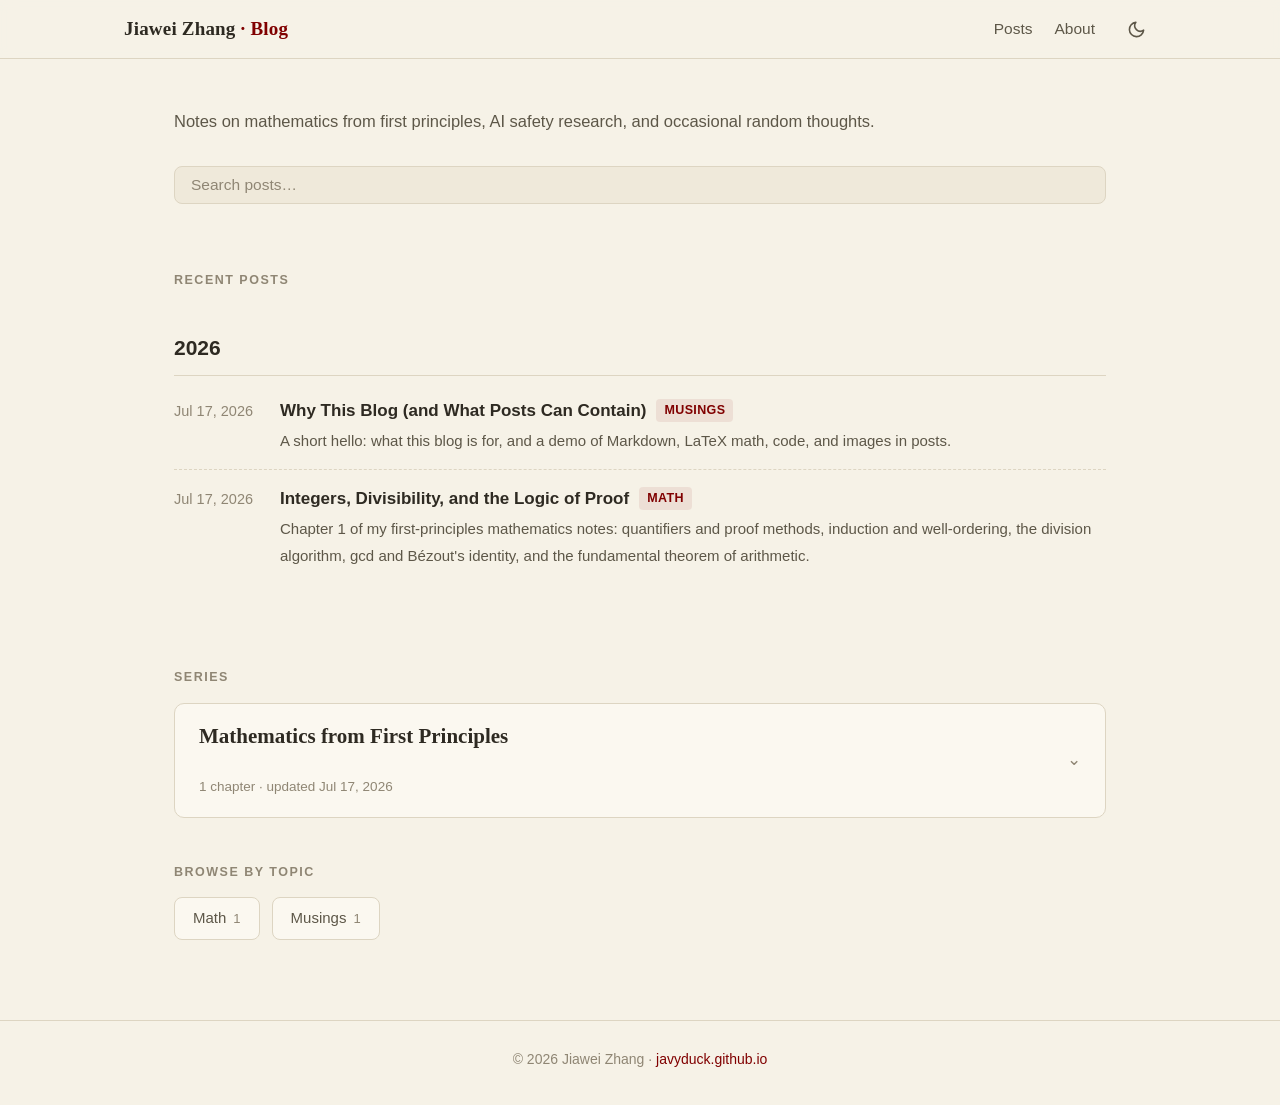
<file: blog/index.html>
<!DOCTYPE html>
<html lang="en">
<head>
<meta charset="utf-8">
<meta name="viewport" content="width=device-width, initial-scale=1">
<title>Blog | Jiawei Zhang</title>
<meta name="description" content="Notes on mathematics from first principles, AI safety research, and occasional random thoughts.">
<link rel="icon" href="data:image/svg+xml,<svg xmlns=%22http://www.w3.org/2000/svg%22 viewBox=%220 0 100 100%22><text y=%22.9em%22 font-size=%2290%22>🍪</text></svg>">
<link rel="stylesheet" href="assets/blog.css">
<script src="assets/blog.js"></script>
<script async src="https://busuanzi.ibruce.info/busuanzi/2.3/busuanzi.pure.mini.js"></script>
</head>
<body>

<header class="site-header">
  <div class="site-header-inner">
    <a class="site-title" href="./">Jiawei Zhang<span class="site-title-accent">&nbsp;· Blog</span></a>
    <nav class="site-nav">
      <a href="./">Posts</a>
      <a href="https://javyduck.github.io/">About</a>
      <button class="theme-toggle" onclick="toggleTheme()" aria-label="Toggle dark mode">☾</button>
    </nav>
  </div>
</header>

<main class="index-wrap">

  <p class="index-intro">Notes on mathematics from first principles, AI safety research, and occasional random thoughts.</p>

  <input class="search-box" type="search" id="post-search"
         placeholder="Search posts…" autocomplete="off">

  <section class="home-section">
    <div class="section-label">Recent posts</div>
    <div id="post-list" data-page-size="10">
    <div class="year-group">
<div class="year-heading">2026</div>

<div class="post-item" data-category="musings" data-search="why this blog (and what posts can contain) a short hello: what this blog is for, and a demo of markdown, latex math, code, and images in posts. musings musings">
  <span class="post-date">Jul 17, 2026</span>
  <div>
    <a class="post-link" href="posts/hello-world/">Why This Blog (and What Posts Can Contain)</a><a class="tag" href="topics/musings/">Musings</a>
    <p class="post-desc">A short hello: what this blog is for, and a demo of Markdown, LaTeX math, code, and images in posts.</p>
  </div>
</div>

<div class="post-item" data-category="math" data-search="integers, divisibility, and the logic of proof chapter 1 of my first-principles mathematics notes: quantifiers and proof methods, induction and well-ordering, the division algorithm, gcd and bézout&#x27;s identity, and the fundamental theorem of arithmetic. math math">
  <span class="post-date">Jul 17, 2026</span>
  <div>
    <a class="post-link" href="posts/integers-divisibility-and-proof/">Integers, Divisibility, and the Logic of Proof</a><a class="tag" href="topics/math/">Math</a>
    <p class="post-desc">Chapter 1 of my first-principles mathematics notes: quantifiers and proof methods, induction and well-ordering, the division algorithm, gcd and Bézout&#x27;s identity, and the fundamental theorem of arithmetic.</p>
  </div>
</div>

</div>
    </div>
    <p class="no-results" id="no-results">No posts match your search.</p>
    <nav class="pager" id="pager"></nav>
  </section>

  <section class="home-section" id="series-section">
<div class="section-label">Series</div>
<details class="series-acc">
  <summary>
    <span class="series-acc-head">
      <span class="series-card-title">Mathematics from First Principles</span>
      <span class="series-card-meta">1 chapter · updated Jul 17, 2026</span>
    </span>
    <span class="series-acc-chevron">⌄</span>
  </summary>
  <div class="series-acc-body">
    <p class="series-card-desc">A chapter-by-chapter reconstruction of mathematics — from integers and proof up through analysis, algebra, and beyond — written as a complete, self-contained formation program.</p>
    <a class="series-acc-row" href="posts/integers-divisibility-and-proof/"><span class="series-acc-num">01</span><span class="series-acc-name">Integers, Divisibility, and the Logic of Proof</span><span class="series-acc-date">Jul 17, 2026</span></a>
    <a class="series-acc-more" href="series/math-notes/">View series page →</a>
  </div>
</details>
</section>

  <section class="home-section" id="topics-section">
    <div class="section-label">Browse by topic</div>
    <div class="topic-links">
      <a class="topic-link" href="topics/math/">Math<span class="count">1</span></a>
      <a class="topic-link" href="topics/musings/">Musings<span class="count">1</span></a>
    </div>
  </section>

</main>

<footer class="site-footer">
  © 2026 Jiawei Zhang · <a href="https://javyduck.github.io/">javyduck.github.io</a>
  <span id="busuanzi_container_site_pv" style="display:none">·
    <span id="busuanzi_value_site_pv"></span> visits</span>
</footer>

</body>
</html>
</file>
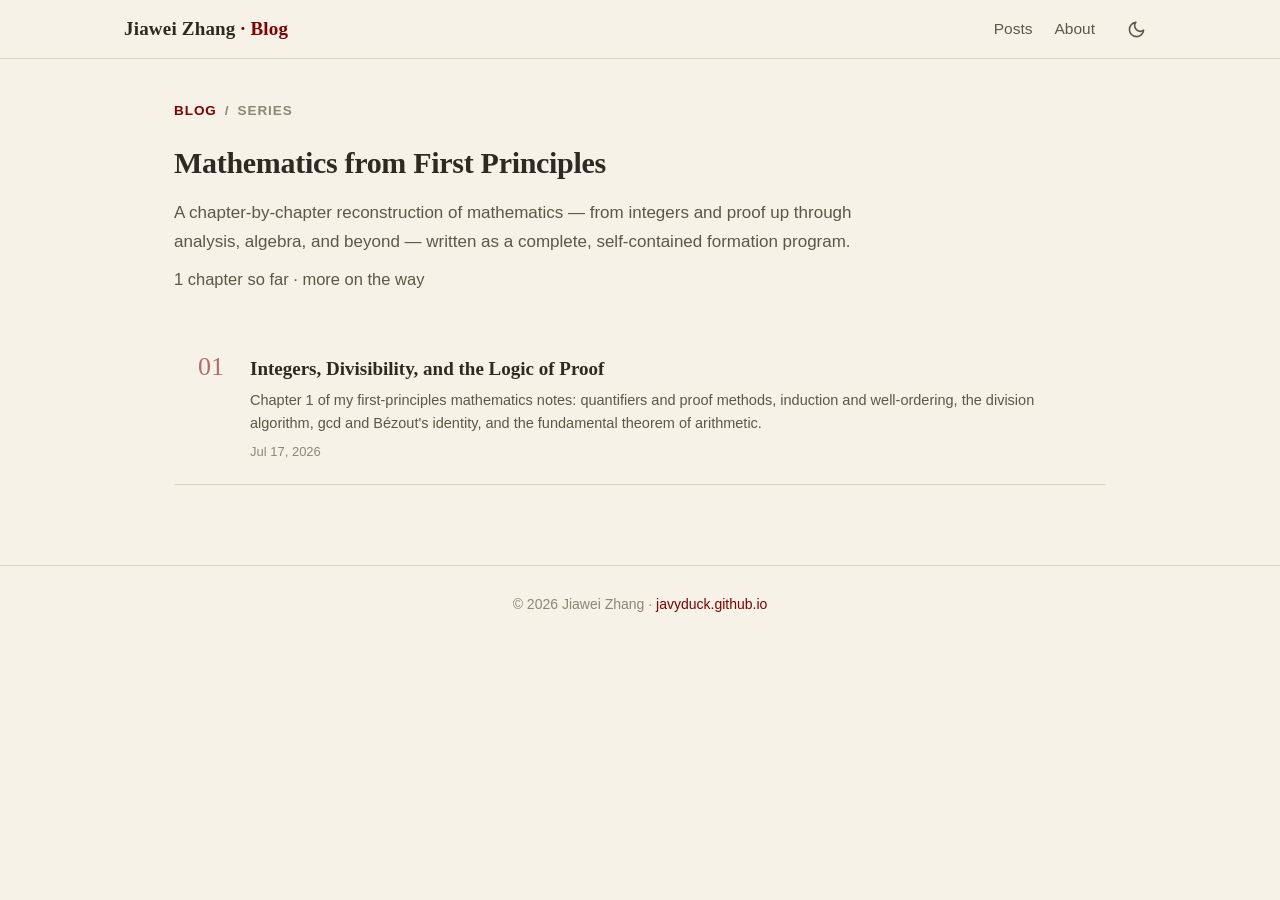
<file: blog/series/math-notes/index.html>
<!DOCTYPE html>
<html lang="en">
<head>
<meta charset="utf-8">
<meta name="viewport" content="width=device-width, initial-scale=1">
<title>Mathematics from First Principles | Jiawei Zhang</title>
<meta name="description" content="A chapter-by-chapter reconstruction of mathematics — from integers and proof up through analysis, algebra, and beyond — written as a complete, self-contained formation program.">
<link rel="icon" href="data:image/svg+xml,<svg xmlns=%22http://www.w3.org/2000/svg%22 viewBox=%220 0 100 100%22><text y=%22.9em%22 font-size=%2290%22>🍪</text></svg>">
<link rel="stylesheet" href="../../assets/blog.css">
<script src="../../assets/blog.js"></script>
<script async src="https://busuanzi.ibruce.info/busuanzi/2.3/busuanzi.pure.mini.js"></script>
</head>
<body>

<header class="site-header">
  <div class="site-header-inner">
    <a class="site-title" href="../.././">Jiawei Zhang<span class="site-title-accent">&nbsp;· Blog</span></a>
    <nav class="site-nav">
      <a href="../.././">Posts</a>
      <a href="https://javyduck.github.io/">About</a>
      <button class="theme-toggle" onclick="toggleTheme()" aria-label="Toggle dark mode">☾</button>
    </nav>
  </div>
</header>

<main class="index-wrap">

  <nav class="page-crumb"><a href="../../">Blog</a><span class="crumb-sep">/</span><span>Series</span></nav>
  <h1 class="page-title serif">Mathematics from First Principles</h1>
  <p class="series-lede">A chapter-by-chapter reconstruction of mathematics — from integers and proof up through analysis, algebra, and beyond — written as a complete, self-contained formation program.</p>
  <p class="index-intro">1 chapter so far · more on the way</p>

  <div class="chapter-list">
  <a class="chapter-row" href="../../posts/integers-divisibility-and-proof/">
  <span class="chapter-num">01</span>
  <span class="chapter-body">
    <span class="chapter-title">Integers, Divisibility, and the Logic of Proof</span>
    <span class="chapter-desc">Chapter 1 of my first-principles mathematics notes: quantifiers and proof methods, induction and well-ordering, the division algorithm, gcd and Bézout&#x27;s identity, and the fundamental theorem of arithmetic.</span>
    <span class="chapter-meta">Jul 17, 2026</span>
  </span>
</a>
  </div>

</main>

<footer class="site-footer">
  © 2026 Jiawei Zhang · <a href="https://javyduck.github.io/">javyduck.github.io</a>
  <span id="busuanzi_container_site_pv" style="display:none">·
    <span id="busuanzi_value_site_pv"></span> visits</span>
</footer>

</body>
</html>
</file>
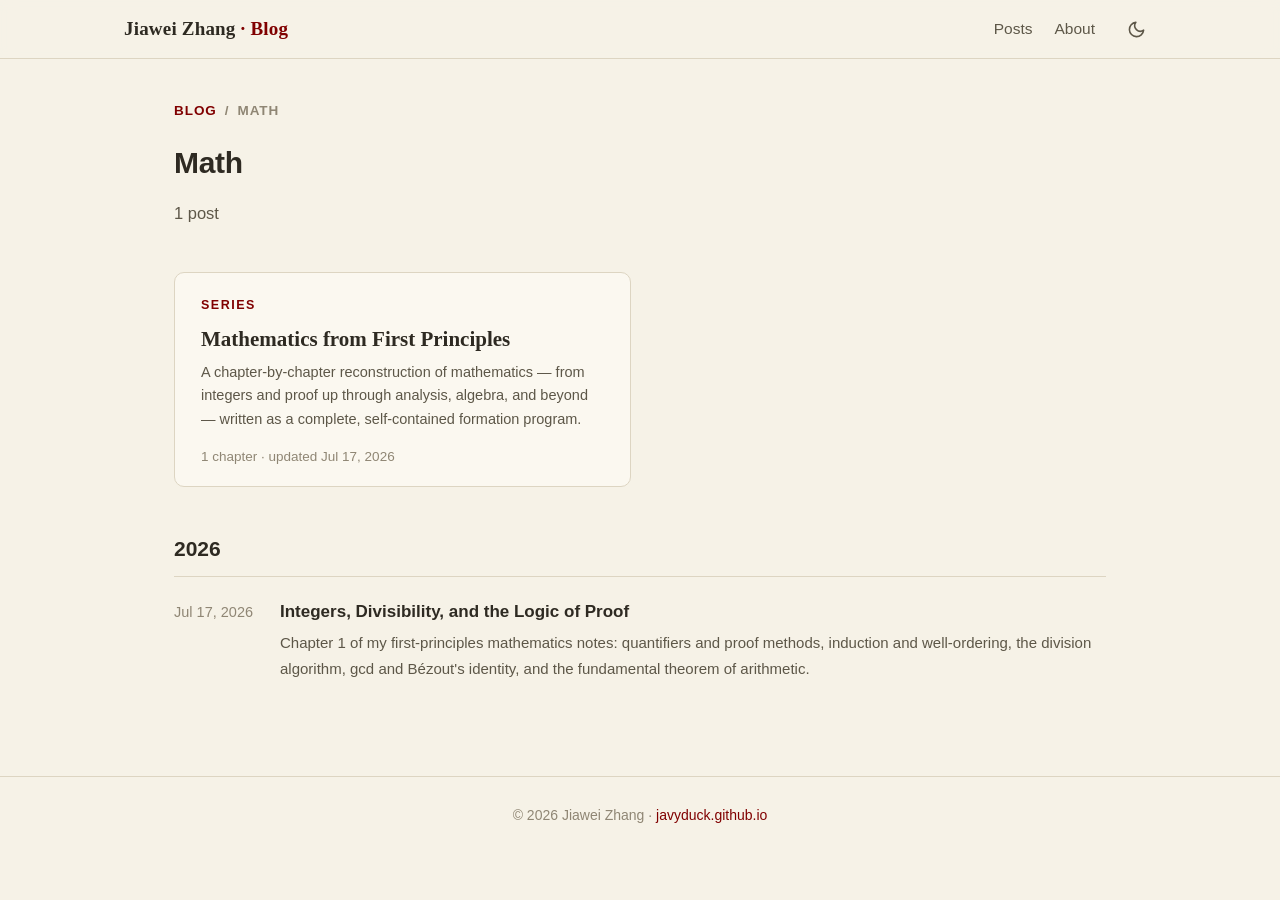
<file: blog/topics/math/index.html>
<!DOCTYPE html>
<html lang="en">
<head>
<meta charset="utf-8">
<meta name="viewport" content="width=device-width, initial-scale=1">
<title>Math | Jiawei Zhang</title>
<meta name="description" content="Posts about Math">
<link rel="icon" href="data:image/svg+xml,<svg xmlns=%22http://www.w3.org/2000/svg%22 viewBox=%220 0 100 100%22><text y=%22.9em%22 font-size=%2290%22>🍪</text></svg>">
<link rel="stylesheet" href="../../assets/blog.css">
<script src="../../assets/blog.js"></script>
<script async src="https://busuanzi.ibruce.info/busuanzi/2.3/busuanzi.pure.mini.js"></script>
</head>
<body>

<header class="site-header">
  <div class="site-header-inner">
    <a class="site-title" href="../.././">Jiawei Zhang<span class="site-title-accent">&nbsp;· Blog</span></a>
    <nav class="site-nav">
      <a href="../.././">Posts</a>
      <a href="https://javyduck.github.io/">About</a>
      <button class="theme-toggle" onclick="toggleTheme()" aria-label="Toggle dark mode">☾</button>
    </nav>
  </div>
</header>

<main class="index-wrap">

  <nav class="page-crumb"><a href="../../">Blog</a><span class="crumb-sep">/</span><span>Math</span></nav>
  <h1 class="page-title">Math</h1>
  <p class="index-intro">1 post</p>

  <section class="home-section">
<div class="series-grid">
<a class="series-card" href="../../series/math-notes/">
  <span class="section-label">Series</span>
  <span class="series-card-title">Mathematics from First Principles</span>
  <span class="series-card-desc">A chapter-by-chapter reconstruction of mathematics — from integers and proof up through analysis, algebra, and beyond — written as a complete, self-contained formation program.</span>
  <span class="series-card-meta">1 chapter · updated Jul 17, 2026</span>
</a>
</div>
</section>

  <section class="home-section">
  <div class="year-group">
<div class="year-heading">2026</div>

<div class="post-item" data-category="math" data-search="integers, divisibility, and the logic of proof chapter 1 of my first-principles mathematics notes: quantifiers and proof methods, induction and well-ordering, the division algorithm, gcd and bézout&#x27;s identity, and the fundamental theorem of arithmetic. math math">
  <span class="post-date">Jul 17, 2026</span>
  <div>
    <a class="post-link" href="../../posts/integers-divisibility-and-proof/">Integers, Divisibility, and the Logic of Proof</a>
    <p class="post-desc">Chapter 1 of my first-principles mathematics notes: quantifiers and proof methods, induction and well-ordering, the division algorithm, gcd and Bézout&#x27;s identity, and the fundamental theorem of arithmetic.</p>
  </div>
</div>

</div>
  </section>

</main>

<footer class="site-footer">
  © 2026 Jiawei Zhang · <a href="https://javyduck.github.io/">javyduck.github.io</a>
  <span id="busuanzi_container_site_pv" style="display:none">·
    <span id="busuanzi_value_site_pv"></span> visits</span>
</footer>

</body>
</html>
</file>
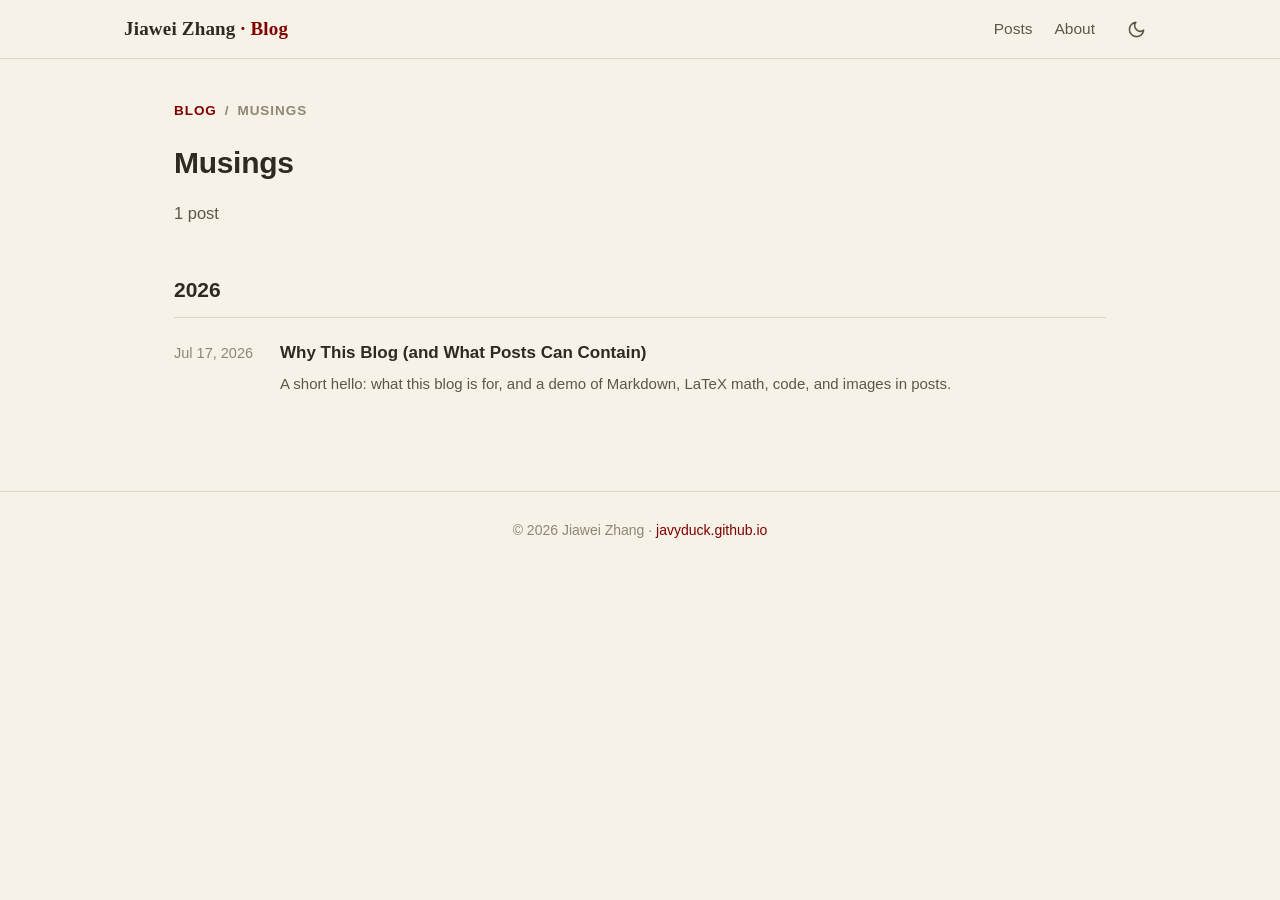
<file: blog/topics/musings/index.html>
<!DOCTYPE html>
<html lang="en">
<head>
<meta charset="utf-8">
<meta name="viewport" content="width=device-width, initial-scale=1">
<title>Musings | Jiawei Zhang</title>
<meta name="description" content="Posts about Musings">
<link rel="icon" href="data:image/svg+xml,<svg xmlns=%22http://www.w3.org/2000/svg%22 viewBox=%220 0 100 100%22><text y=%22.9em%22 font-size=%2290%22>🍪</text></svg>">
<link rel="stylesheet" href="../../assets/blog.css">
<script src="../../assets/blog.js"></script>
<script async src="https://busuanzi.ibruce.info/busuanzi/2.3/busuanzi.pure.mini.js"></script>
</head>
<body>

<header class="site-header">
  <div class="site-header-inner">
    <a class="site-title" href="../.././">Jiawei Zhang<span class="site-title-accent">&nbsp;· Blog</span></a>
    <nav class="site-nav">
      <a href="../.././">Posts</a>
      <a href="https://javyduck.github.io/">About</a>
      <button class="theme-toggle" onclick="toggleTheme()" aria-label="Toggle dark mode">☾</button>
    </nav>
  </div>
</header>

<main class="index-wrap">

  <nav class="page-crumb"><a href="../../">Blog</a><span class="crumb-sep">/</span><span>Musings</span></nav>
  <h1 class="page-title">Musings</h1>
  <p class="index-intro">1 post</p>

  

  <section class="home-section">
  <div class="year-group">
<div class="year-heading">2026</div>

<div class="post-item" data-category="musings" data-search="why this blog (and what posts can contain) a short hello: what this blog is for, and a demo of markdown, latex math, code, and images in posts. musings musings">
  <span class="post-date">Jul 17, 2026</span>
  <div>
    <a class="post-link" href="../../posts/hello-world/">Why This Blog (and What Posts Can Contain)</a>
    <p class="post-desc">A short hello: what this blog is for, and a demo of Markdown, LaTeX math, code, and images in posts.</p>
  </div>
</div>

</div>
  </section>

</main>

<footer class="site-footer">
  © 2026 Jiawei Zhang · <a href="https://javyduck.github.io/">javyduck.github.io</a>
  <span id="busuanzi_container_site_pv" style="display:none">·
    <span id="busuanzi_value_site_pv"></span> visits</span>
</footer>

</body>
</html>
</file>
<file: blog/assets/blog.css>
/* ===================================================================
   Blog stylesheet — clean, Lilian-Weng-inspired layout with the
   homepage's UChicago maroon accent.
   =================================================================== */

:root {
  --bg: #f6f2e7;
  --card: #fbf8f0;
  --bg-soft: #efe9da;
  --text: #2e2a22;
  --text-soft: #5d5748;
  --text-faint: #8f8674;
  --accent: #800000;
  --accent-soft: #a34848;
  --border: #ddd5c2;
  --code-bg: #efe9da;
  --box-theorem: #244a73;
  --box-definition: #1c6b65;
  --box-example: #9a6b16;
  --box-remark: #6a6a6a;
  --box-theorem-bg: rgba(36, 74, 115, 0.045);
  --box-definition-bg: rgba(28, 107, 101, 0.05);
  --box-example-bg: rgba(154, 107, 22, 0.05);
  --box-remark-bg: rgba(120, 120, 120, 0.06);
  --shadow: 0 1px 3px rgba(0, 0, 0, 0.05);
  --serif: Charter, "Bitstream Charter", "Source Serif 4", Georgia,
    "Times New Roman", serif;
}

html[data-theme="dark"] {
  --bg: #191a1c;
  --card: #202224;
  --bg-soft: #202224;
  --text: #d8d6d3;
  --text-soft: #a5a29e;
  --text-faint: #7c7975;
  --accent: #d98f8f;
  --accent-soft: #e4adad;
  --border: #33353a;
  --code-bg: #232528;
  --box-theorem: #7ba3cf;
  --box-definition: #6cb5ae;
  --box-example: #cfa35a;
  --box-remark: #9b9893;
  --box-theorem-bg: rgba(123, 163, 207, 0.07);
  --box-definition-bg: rgba(108, 181, 174, 0.07);
  --box-example-bg: rgba(207, 163, 90, 0.07);
  --box-remark-bg: rgba(155, 152, 147, 0.08);
  --shadow: none;
}

* { box-sizing: border-box; }

html { scroll-behavior: smooth; }

body {
  margin: 0;
  background: var(--bg);
  color: var(--text);
  font-family: -apple-system, BlinkMacSystemFont, "Segoe UI", Roboto,
    "Helvetica Neue", Arial, sans-serif;
  font-size: 17px;
  line-height: 1.75;
  -webkit-font-smoothing: antialiased;
  transition: background 0.25s ease, color 0.25s ease;
}

a { color: var(--accent); text-decoration: none; }
a:hover { color: var(--accent-soft); }

/* ------------------------------------------------------------------ */
/* Header                                                              */
/* ------------------------------------------------------------------ */

.site-header {
  border-bottom: 1px solid var(--border);
  background: color-mix(in srgb, var(--bg) 82%, transparent);
  backdrop-filter: blur(8px);
  -webkit-backdrop-filter: blur(8px);
  position: sticky;
  top: 0;
  z-index: 50;
}

.site-header-inner {
  max-width: 1080px;
  margin: 0 auto;
  padding: 0 24px;
  height: 58px;
  display: flex;
  align-items: center;
  justify-content: space-between;
}

.site-title {
  font-weight: 700;
  font-size: 19px;
  color: var(--text);
  letter-spacing: 0.01em;
  font-family: var(--serif);
}

.site-title:hover { color: var(--accent); }
.site-title-accent { color: var(--accent); }

.site-nav {
  display: flex;
  align-items: center;
  gap: 22px;
  font-size: 15.5px;
}

.site-nav a { color: var(--text-soft); font-weight: 500; }
.site-nav a:hover { color: var(--accent); }
.site-nav a.active { color: var(--accent); }

.theme-toggle {
  cursor: pointer;
  border: none;
  background: none;
  line-height: 0;
  padding: 7px 10px;
  border-radius: 8px;
  color: var(--text-soft);
  display: inline-flex;
  align-items: center;
}

.theme-toggle:hover {
  color: var(--accent);
  background: var(--bg-soft);
}

/* ------------------------------------------------------------------ */
/* Index page                                                          */
/* ------------------------------------------------------------------ */

.index-wrap {
  max-width: 980px;
  margin: 0 auto;
  padding: 40px 24px 80px;
}

.search-box {
  width: 100%;
  margin-bottom: 22px;
  padding: 9px 16px;
  font-size: 15.5px;
  font-family: inherit;
  color: var(--text);
  background: var(--bg-soft);
  border: 1px solid var(--border);
  border-radius: 8px;
  outline: none;
  transition: border-color 0.15s ease;
}

.search-box:focus { border-color: var(--accent); background: var(--card); }
.search-box::placeholder { color: var(--text-faint); }

.no-results {
  color: var(--text-faint);
  font-size: 15.5px;
  padding: 30px 0;
  display: none;
}

/* ------------------------------------------------------------------ */
/* Portal sections: series cards, topics, breadcrumbs                  */
/* ------------------------------------------------------------------ */

.home-section { margin-top: 44px; }

.section-label {
  display: block;
  font-size: 12.5px;
  font-weight: 700;
  text-transform: uppercase;
  letter-spacing: 0.12em;
  color: var(--text-faint);
  margin-bottom: 14px;
}

.series-grid {
  display: grid;
  grid-template-columns: repeat(auto-fill, minmax(320px, 1fr));
  gap: 18px;
}

.series-card {
  display: flex;
  flex-direction: column;
  border: 1px solid var(--border);
  border-radius: 10px;
  padding: 22px 26px 18px;
  background: var(--card);
  transition: border-color 0.18s ease, box-shadow 0.18s ease;
}

.series-card:hover {
  border-color: var(--accent);
  box-shadow: var(--shadow);
}

.series-card .section-label { margin-bottom: 8px; color: var(--accent); }

.series-card-title {
  font-family: var(--serif);
  font-size: 21px;
  font-weight: 700;
  color: var(--text);
  line-height: 1.35;
  margin-bottom: 8px;
}

.series-card-desc {
  font-size: 14.5px;
  color: var(--text-soft);
  line-height: 1.6;
  flex: 1;
}

.series-card-meta {
  margin-top: 14px;
  font-size: 13.5px;
  color: var(--text-faint);
}

/* Series accordion on the homepage: collapsed overview by default */

.series-acc {
  border: 1px solid var(--border);
  border-radius: 10px;
  background: var(--card);
  margin-bottom: 14px;
  transition: border-color 0.18s ease;
}

.series-acc:hover { border-color: var(--accent); }
.series-acc[open]:hover { border-color: var(--border); }

.series-acc summary {
  cursor: pointer;
  list-style: none;
  display: flex;
  align-items: center;
  justify-content: space-between;
  gap: 16px;
  padding: 18px 24px;
}

.series-acc summary::-webkit-details-marker { display: none; }

.series-acc-head {
  display: flex;
  flex-direction: column;
  gap: 3px;
}

.series-acc-chevron {
  color: var(--text-faint);
  font-size: 17px;
  transition: transform 0.2s ease;
  flex-shrink: 0;
}

.series-acc[open] .series-acc-chevron { transform: rotate(180deg); }

.series-acc-body {
  padding: 0 24px 18px;
  border-top: 1px solid var(--border);
}

.series-acc-body .series-card-desc {
  display: block;
  margin: 14px 0 10px;
}

.series-acc-row {
  display: flex;
  align-items: baseline;
  gap: 14px;
  padding: 9px 2px;
  border-bottom: 1px dashed var(--border);
}

.series-acc-row:last-of-type { border-bottom: none; }

.series-acc-num {
  font-family: var(--serif);
  color: var(--accent);
  opacity: 0.55;
  font-size: 15px;
  flex: 0 0 26px;
  text-align: right;
  font-variant-numeric: tabular-nums;
}

.series-acc-name {
  font-family: var(--serif);
  font-weight: 600;
  font-size: 16.5px;
  color: var(--text);
  flex: 1;
}

.series-acc-row:hover .series-acc-name { color: var(--accent); }

.series-acc-date {
  font-size: 13px;
  color: var(--text-faint);
  flex-shrink: 0;
}

.series-acc-more {
  display: inline-block;
  margin-top: 12px;
  font-size: 13.5px;
  font-weight: 600;
  color: var(--accent);
}

.topic-links { display: flex; flex-wrap: wrap; gap: 12px; }

.topic-link {
  border: 1px solid var(--border);
  background: var(--card);
  border-radius: 8px;
  padding: 7px 18px;
  font-size: 15px;
  font-weight: 500;
  color: var(--text-soft);
  transition: border-color 0.15s ease, color 0.15s ease;
}

.topic-link:hover { border-color: var(--accent); color: var(--accent); }
.topic-link .count { color: var(--text-faint); font-size: 13px; margin-left: 7px; }

.page-crumb, .post-breadcrumb {
  font-size: 13.5px;
  color: var(--text-faint);
  margin-bottom: 14px;
  text-transform: uppercase;
  letter-spacing: 0.07em;
  font-weight: 600;
}

.post-breadcrumb a, .page-crumb a { color: var(--accent); }
.crumb-sep { margin: 0 8px; color: var(--text-faint); }

.page-title {
  font-size: 30px;
  font-weight: 800;
  margin: 0 0 10px;
  letter-spacing: -0.01em;
}

.page-title.serif { font-family: var(--serif); font-weight: 700; }

.series-lede {
  font-size: 17px;
  color: var(--text-soft);
  line-height: 1.7;
  max-width: 700px;
  margin: 0 0 6px;
}

/* Chapter list on series pages */

.chapter-list { margin-top: 30px; }

.chapter-row {
  display: flex;
  gap: 26px;
  padding: 20px 6px;
  border-bottom: 1px solid var(--border);
  align-items: baseline;
}

.chapter-row:hover .chapter-title { color: var(--accent); }

.chapter-num {
  font-family: var(--serif);
  font-size: 26px;
  color: var(--accent);
  opacity: 0.55;
  flex: 0 0 44px;
  text-align: right;
  font-variant-numeric: tabular-nums;
}

.chapter-body { display: flex; flex-direction: column; gap: 4px; }

.chapter-title {
  font-family: var(--serif);
  font-size: 19px;
  font-weight: 700;
  color: var(--text);
  transition: color 0.15s ease;
}

.chapter-desc { font-size: 14.5px; color: var(--text-soft); line-height: 1.6; }
.chapter-meta { font-size: 13px; color: var(--text-faint); margin-top: 2px; }

/* Prev/next navigation between chapters */

.series-nav {
  display: grid;
  grid-template-columns: 1fr 1fr;
  gap: 14px;
  margin-top: 50px;
}

.series-nav-card {
  display: flex;
  flex-direction: column;
  gap: 5px;
  border: 1px solid var(--border);
  background: var(--card);
  border-radius: 10px;
  padding: 14px 18px;
  transition: border-color 0.18s ease;
}

.series-nav-card.next { text-align: right; }
a.series-nav-card:hover { border-color: var(--accent); }
.series-nav-card.empty { border-style: dashed; opacity: 0.6; }

.series-nav-label {
  font-size: 12.5px;
  text-transform: uppercase;
  letter-spacing: 0.07em;
  font-weight: 600;
  color: var(--text-faint);
}

.series-nav-title {
  font-family: var(--serif);
  font-size: 16px;
  font-weight: 600;
  color: var(--text);
  line-height: 1.4;
}

@media (max-width: 640px) {
  .series-nav { grid-template-columns: 1fr; }
  .series-nav-card.empty { display: none; }
}

.pager {
  display: flex;
  justify-content: center;
  align-items: center;
  gap: 8px;
  margin-top: 40px;
}

.pager button {
  cursor: pointer;
  border: 1px solid var(--border);
  background: var(--card);
  color: var(--text-soft);
  border-radius: 6px;
  padding: 5px 12px;
  font-size: 14px;
  font-weight: 500;
}

.pager button:hover:not(:disabled) { border-color: var(--accent); color: var(--accent); }

.pager button.current {
  background: var(--accent);
  border-color: var(--accent);
  color: #fff;
}

.pager button:disabled { opacity: 0.4; cursor: default; }

.index-intro {
  color: var(--text-soft);
  font-size: 16.5px;
  margin: 8px 0 30px;
}

.index-controls {
  display: flex;
  align-items: flex-start;
  justify-content: space-between;
  gap: 16px;
  margin-bottom: 36px;
  flex-wrap: wrap;
}

.category-chips {
  display: flex;
  flex-wrap: wrap;
  gap: 10px;
}

.view-toggle {
  display: flex;
  border: 1px solid var(--border);
  border-radius: 8px;
  overflow: hidden;
  flex-shrink: 0;
}

.view-btn {
  cursor: pointer;
  border: none;
  background: var(--bg);
  color: var(--text-soft);
  padding: 5px 14px;
  font-size: 13.5px;
  font-weight: 500;
}

.view-btn + .view-btn { border-left: 1px solid var(--border); }

.view-btn.active {
  background: var(--accent);
  color: #fff;
}

.chip {
  cursor: pointer;
  border: 1px solid var(--border);
  background: var(--bg);
  color: var(--text-soft);
  border-radius: 999px;
  padding: 4px 16px;
  font-size: 14px;
  font-weight: 500;
  transition: all 0.15s ease;
}

.chip:hover { border-color: var(--accent); color: var(--accent); }

.chip.active {
  background: var(--accent);
  border-color: var(--accent);
  color: #fff;
}

.chip .count { opacity: 0.65; font-size: 12.5px; margin-left: 4px; }

.year-heading {
  font-size: 21px;
  font-weight: 700;
  color: var(--text);
  margin: 38px 0 6px;
  padding-bottom: 8px;
  border-bottom: 1px solid var(--border);
}

.post-item {
  display: flex;
  align-items: baseline;
  gap: 18px;
  padding: 14px 0;
  border-bottom: 1px dashed var(--border);
}

.post-item:last-child { border-bottom: none; }

.post-date {
  flex: 0 0 88px;
  color: var(--text-faint);
  font-size: 14.5px;
  font-variant-numeric: tabular-nums;
}

.post-link {
  font-size: 17px;
  font-weight: 600;
  color: var(--text);
}

.post-link:hover { color: var(--accent); }

.post-desc {
  margin: 3px 0 0;
  color: var(--text-soft);
  font-size: 15px;
}

.tag {
  display: inline-block;
  font-size: 12.5px;
  font-weight: 600;
  letter-spacing: 0.03em;
  color: var(--accent);
  background: color-mix(in srgb, var(--accent) 8%, transparent);
  border-radius: 4px;
  padding: 1px 8px;
  margin-left: 10px;
  vertical-align: 2px;
  text-transform: uppercase;
}

/* ------------------------------------------------------------------ */
/* Post page layout                                                    */
/* ------------------------------------------------------------------ */

.post-wrap {
  max-width: 1150px;
  margin: 0 auto;
  padding: 44px 24px 90px;
  display: flex;
  gap: 56px;
}

.post-main { min-width: 0; flex: 1; max-width: 800px; }

.post-header { margin-bottom: 34px; }

.post-title {
  font-family: var(--serif);
  font-size: 33px;
  line-height: 1.3;
  font-weight: 700;
  margin: 0 0 12px;
  letter-spacing: -0.005em;
}

.post-meta {
  color: var(--text-faint);
  font-size: 14.5px;
  display: flex;
  align-items: center;
  gap: 8px;
  flex-wrap: wrap;
}

.post-meta .tag { margin-left: 0; vertical-align: 0; }

/* Table of contents sidebar */

.toc-sidebar {
  flex: 0 0 250px;
  font-size: 13.5px;
  position: sticky;
  top: 90px;
  align-self: flex-start;
  max-height: calc(100vh - 130px);
  overflow-y: auto;
  padding-left: 4px;
  scrollbar-width: thin;
}

.toc-sidebar-head {
  display: flex;
  align-items: center;
  justify-content: space-between;
  margin-bottom: 10px;
}

.toc-sidebar-title {
  font-size: 12px;
  font-weight: 700;
  text-transform: uppercase;
  letter-spacing: 0.08em;
  color: var(--text-faint);
}

.toc-toggle, .toc-reopen {
  cursor: pointer;
  border: none;
  background: none;
  color: var(--text-faint);
  font-size: 18px;
  line-height: 1;
  padding: 4px 12px;
  border-radius: 6px;
}

.toc-toggle:hover, .toc-reopen:hover {
  color: var(--accent);
  background: var(--bg-soft);
}

.toc-reopen {
  display: none;
  position: fixed;
  top: 78px;
  right: 14px;
  z-index: 40;
  border: 1px solid var(--border);
  background: var(--card);
  font-size: 12.5px;
  font-weight: 600;
  text-transform: uppercase;
  letter-spacing: 0.06em;
  padding: 6px 12px;
  border-radius: 999px;
  box-shadow: var(--shadow);
}

/* Collapsed state: hide the sidebar, center the article at a
   comfortable reading measure. */
html.toc-collapsed .toc-sidebar { display: none; }
html.toc-collapsed .post-wrap { justify-content: center; }
html.toc-collapsed .post-main { max-width: 820px; }
html.toc-collapsed .toc-reopen { display: block; }

@media (max-width: 980px) {
  .toc-reopen { display: none !important; }
}

.toc-sidebar ul { list-style: none; margin: 0; padding: 0; }
.toc-sidebar ul ul { padding-left: 14px; }

.toc-sidebar li { margin: 0; }

.toc-sidebar a {
  display: block;
  color: var(--text-soft);
  padding: 3px 0 3px 10px;
  border-left: 2px solid transparent;
  line-height: 1.45;
}

.toc-sidebar a:hover { color: var(--accent); }

.toc-sidebar a.toc-active {
  color: var(--accent);
  border-left-color: var(--accent);
  font-weight: 600;
}

.toc-section-number { margin-right: 5px; color: var(--text-faint); }

@media (max-width: 980px) {
  .toc-sidebar { display: none; }
  .post-wrap { display: block; }
}

/* ------------------------------------------------------------------ */
/* Post content typography                                             */
/* ------------------------------------------------------------------ */

.post-content h1,
.post-content h2,
.post-content h3 {
  line-height: 1.35;
  letter-spacing: -0.005em;
  scroll-margin-top: 80px;
}

.post-content h1 { font-size: 26px; margin: 46px 0 14px; }
.post-content h2 { font-size: 22px; margin: 40px 0 12px; }
.post-content h3 { font-size: 18.5px; margin: 32px 0 10px; }

.post-content h1 .header-section-number,
.post-content h2 .header-section-number,
.post-content h3 .header-section-number {
  color: var(--accent);
  margin-right: 10px;
}

.post-content p { margin: 0 0 1.15em; }

.post-content .math.display { overflow-x: auto; overflow-y: hidden; }

.post-content figure {
  margin: 30px 0;
  text-align: center;
}

.post-content figure img,
.post-content figure svg {
  max-width: 100%;
  height: auto;
}

html[data-theme="dark"] .post-content figure img.figure-light {
  filter: invert(0.88) hue-rotate(180deg);
}


.post-content figcaption {
  margin-top: 12px;
  font-size: 14.5px;
  color: var(--text-soft);
  text-align: left;
  padding: 0 8px;
}

.post-content table {
  border-collapse: collapse;
  margin: 24px auto;
  font-size: 15.5px;
}

.post-content th,
.post-content td {
  border: 1px solid var(--border);
  padding: 7px 14px;
}

.post-content th { background: var(--bg-soft); }

.post-content code {
  background: var(--code-bg);
  border-radius: 4px;
  padding: 1.5px 6px;
  font-size: 0.88em;
  font-family: "SF Mono", SFMono-Regular, ui-monospace, Menlo, Consolas, monospace;
}

.post-content pre {
  background: var(--code-bg);
  border-radius: 8px;
  padding: 16px 18px;
  overflow-x: auto;
  font-size: 14px;
  line-height: 1.6;
}

.post-content pre code { background: none; padding: 0; }

.post-content blockquote {
  margin: 24px 0;
  padding: 2px 22px;
  border-left: 3px solid var(--accent);
  background: var(--bg-soft);
  border-radius: 0 8px 8px 0;
  color: var(--text-soft);
}

/* ------------------------------------------------------------------ */
/* Theorem-like environments                                           */
/* ------------------------------------------------------------------ */

.theorem, .lemma, .proposition, .corollary, .principle,
.definition, .convention,
.example, .nonexample, .exercise, .solution,
.remark, .historicalnote,
.algorithmframe {
  margin: 26px 0;
  padding: 14px 20px 4px;
  border-radius: 0 8px 8px 0;
  border-left: 3px solid var(--box-remark);
  background: var(--box-remark-bg);
}

.theorem, .lemma, .proposition, .corollary, .principle {
  border-left-color: var(--box-theorem);
  background: var(--box-theorem-bg);
}

.definition, .convention {
  border-left-color: var(--box-definition);
  background: var(--box-definition-bg);
}

.example, .nonexample, .exercise, .solution {
  border-left-color: var(--box-example);
  background: var(--box-example-bg);
}

.theorem > p:first-child > strong:first-child,
.lemma > p:first-child > strong:first-child,
.proposition > p:first-child > strong:first-child,
.corollary > p:first-child > strong:first-child,
.principle > p:first-child > strong:first-child {
  color: var(--box-theorem);
}

.definition > p:first-child > strong:first-child,
.convention > p:first-child > strong:first-child {
  color: var(--box-definition);
}

.example > p:first-child > strong:first-child,
.nonexample > p:first-child > strong:first-child,
.exercise > p:first-child > strong:first-child,
.solution > p:first-child > strong:first-child {
  color: var(--box-example);
}

/* Theorem statements are italicized by amsthm; keep the body upright
   for screen reading, italics only in the head. */
.theorem > p > em, .lemma > p > em,
.proposition > p > em, .corollary > p > em, .principle > p > em {
  font-style: normal;
}

.proof {
  margin: 22px 0 26px;
  padding: 0 0 0 18px;
  border-left: 2px dotted var(--border);
  color: var(--text);
}

/* pandoc already emits a QED box at the end of each proof */

.algorithmframe {
  border-left-color: var(--box-theorem);
  background: var(--box-theorem-bg);
  padding-bottom: 10px;
}

.algorithmframe::before {
  content: "Algorithm";
  display: block;
  font-weight: 700;
  color: var(--box-theorem);
  margin-bottom: 6px;
}

/* ------------------------------------------------------------------ */
/* References                                                          */
/* ------------------------------------------------------------------ */

.refs-heading {
  font-size: 22px;
  margin: 52px 0 14px;
  padding-top: 22px;
  border-top: 1px solid var(--border);
}

#refs { font-size: 15px; color: var(--text-soft); }
#refs .csl-entry { margin-bottom: 10px; }

/* ------------------------------------------------------------------ */
/* Comments                                                            */
/* ------------------------------------------------------------------ */

.comments {
  margin-top: 46px;
  padding-top: 30px;
  border-top: 1px solid var(--border);
}

.comments-title {
  font-size: 20px;
  font-weight: 700;
  margin: 0 0 18px;
}

/* ------------------------------------------------------------------ */
/* Footer                                                              */
/* ------------------------------------------------------------------ */

.site-footer {
  border-top: 1px solid var(--border);
  padding: 26px 24px 34px;
  text-align: center;
  color: var(--text-faint);
  font-size: 14px;
}

.post-nav-bottom {
  margin-top: 60px;
  padding-top: 20px;
  border-top: 1px solid var(--border);
  font-size: 15px;
}
</file>
